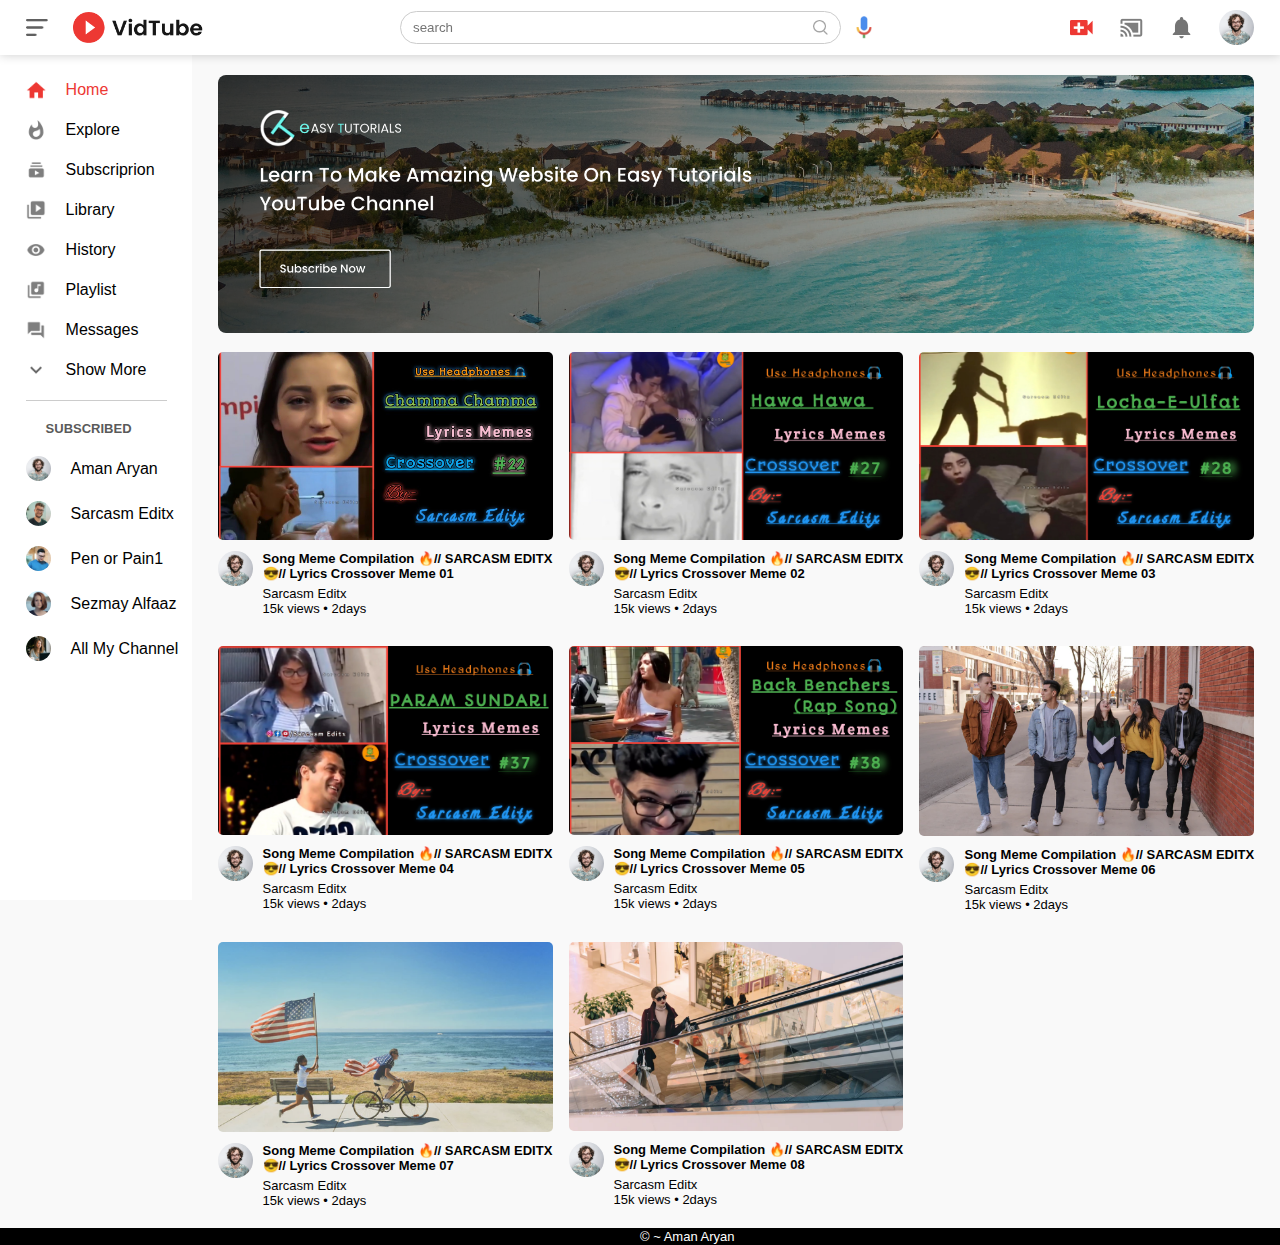
<file: index.html>
<!DOCTYPE html>
<html lang="en">
<head>
    <meta charset="UTF-8">
    <meta http-equiv="X-UA-Compatible" content="IE=edge">
    <meta name="viewport" content="width=device-width, initial-scale=1.0">
    <title>Document</title>
    <link rel="stylesheet" href="./style.css">
</head>
<body>


<header class="whole">
<!-- defining left part of the header -->
    <div class="left whole">  <!-- defining two class at a time left & whole -->
        <img class="menu-icon" src="./photo/menu.png" title="menu">
        <img class="vt" src="./photo/logo.png">
    </div>
<!-- defining middle part of the header -->
    <div class="mid whole">
        <div class="search-box whole">
           <input type="search" placeholder="search">
           <img src="./photo/search.png" alt="search">
        </div>
        <img class="mic" src="./photo/voice-search.png" alt="voice search">
    </div>
<!-- defining right part of the header -->
    <div class="right whole">
        <img src="./photo/upload.png" alt="upload">
        <img src="./photo/cast.png" alt="cast">
        <img src="./photo/notification.png" alt="notification">
        <img class="pic" src="./photo/Jack.png"  alt="logo">
    </div>
</header>

<!--side bar (left)-->
<div class="sidebar">
    <div class="shortcut">
        <a href=""><img src="./photo/home.png"><p>Home</p></a>
        <a href=""><img src="./photo/explore.png"><p>Explore</p></a>
        <a href=""><img src="./photo/subscriprion.png"><p>Subscriprion</p></a>
        <a href=""><img src="./photo/library.png"><p>Library</p></a>
        <a href=""><img src="./photo/history.png"><p>History</p></a>
        <a href=""><img src="./photo/playlist.png"><p>Playlist</p></a>
        <a href=""><img src="./photo/messages.png"><p>Messages</p></a>
        <a href=""><img src="./photo/show-more.png"><p>Show More</p></a>
    <hr>
    </div>

    <div class="sub-list">
        <h3> SUBSCRIBED </h3>
            <a href=""> <img src="./photo/Jack.png"><p>Aman Aryan</p></a>
            <a href="https://www.youtube.com/channel/UCa2xrvjDt5txnsoj8xJ7_OA"> <img src="./photo/simon.png"><p>Sarcasm Editx</p></a>
            <a href="https://www.youtube.com/channel/UCN5Zitz1NnyNPqx_Lj-nrvw"> <img src="./photo/tom.png"><p>Pen or Pain1</p></a>
            <a href=""> <img src="./photo/megan.png"><p>Sezmay Alfaaz</p></a>
            <a href=""> <img src="./photo/cameron.png"><p>All My Channel</p></a>
    </div>
</div>


<!--------Main Body----->

<div class="container">
    <div class="banner">
       <a href="https://www.youtube.com/channel/UCa2xrvjDt5txnsoj8xJ7_OA"> <img src="./photo/banner.png" alt="banner"></a>
    </div>

    <div class="list-container">

        <!-------- thumbnail adding start ------->
        <div class="vid-list">
            <a href="video.html">   <img src="./photo/22.jpg" class ="thumbnail1"></a>
               <div class="whole">
                    <img src="./photo/Jack.png">
                      <div class="vid-info">
                          <a href="video.html">Song Meme Compilation 🔥// SARCASM EDITX 😎// Lyrics Crossover Meme 01</a>
                          <p> Sarcasm Editx</p>
                          <p>15k views &bull; 2days</p>
                      </div>
              </div>
        </div>


        <div class="vid-list">
            <a href="video 1.html"><img src="./photo/27.jpg" class ="thumbnail1"></a>
               <div class="whole">
                    <img src="./photo/Jack.png">
                      <div class="vid-info">
                          <a href="">Song Meme Compilation 🔥// SARCASM EDITX 😎// Lyrics Crossover Meme 02</a>
                          <p> Sarcasm Editx</p>
                          <p>15k views &bull; 2days</p>
                      </div>
              </div>
        </div>


        <div class="vid-list">
            <a href="video 2.html"><img src="./photo/28.jpg" class ="thumbnail1"></a>
               <div class="whole">
                    <img src="./photo/Jack.png">
                      <div class="vid-info">
                          <a href="">Song Meme Compilation 🔥// SARCASM EDITX 😎// Lyrics Crossover Meme 03</a>
                          <p> Sarcasm Editx</p>
                          <p>15k views &bull; 2days</p>
                      </div>
              </div>
        </div>


        <div class="vid-list">
            <a href="video 3.html"><img src="./photo/37.jpg" class ="thumbnail1"></a>
               <div class="whole">
                    <img src="./photo/Jack.png">
                      <div class="vid-info">
                          <a href="">Song Meme Compilation 🔥// SARCASM EDITX 😎// Lyrics Crossover Meme 04</a>
                          <p> Sarcasm Editx</p>
                          <p>15k views &bull; 2days</p>
                      </div>
              </div>
        </div>


        <div class="vid-list">
            <a href="video 4.html"><img src="./photo/38.jpg" class ="thumbnail1"></a>
               <div class="whole">
                    <img src="./photo/Jack.png">
                      <div class="vid-info">
                          <a href="">Song Meme Compilation 🔥// SARCASM EDITX 😎// Lyrics Crossover Meme 05</a>
                          <p> Sarcasm Editx</p>
                          <p>15k views &bull; 2days</p>
                      </div>
              </div>
        </div>



        <div class="vid-list">
            <a href="video 5.html"><img src="./photo/thumbnail5.png" class ="thumbnail1"></a>
               <div class="whole">
                    <img src="./photo/Jack.png">
                      <div class="vid-info">
                          <a href="">Song Meme Compilation 🔥// SARCASM EDITX 😎// Lyrics Crossover Meme 06</a>
                          <p> Sarcasm Editx</p>
                          <p>15k views &bull; 2days</p>
                      </div>
              </div>
        </div>



        <div class="vid-list">
            <a href="video 6.html"><img src="./photo/thumbnail2.png" class ="thumbnail1"></a>
               <div class="whole">
                    <img src="./photo/Jack.png">
                      <div class="vid-info">
                          <a href="">Song Meme Compilation 🔥// SARCASM EDITX 😎// Lyrics Crossover Meme 07</a>
                          <p> Sarcasm Editx</p>
                          <p>15k views &bull; 2days</p>
                      </div>
              </div>
        </div>


        <div class="vid-list">
            <a href="video 7.html"><img src="./photo/thumbnail3.png" class ="thumbnail1"></a>
               <div class="whole">
                    <img src="./photo/Jack.png">
                      <div class="vid-info">
                          <a href="">Song Meme Compilation 🔥// SARCASM EDITX 😎// Lyrics Crossover Meme 08</a>
                          <p> Sarcasm Editx</p>
                          <p>15k views &bull;  2days</p>
                      </div>
              </div>
        </div>
</div>  
</div>

<footer class="foot">
    <p>  &#169; ~ Aman Aryan </p>    
</footer>


<script src="script.js"></script>




</body>
</html>
</file>
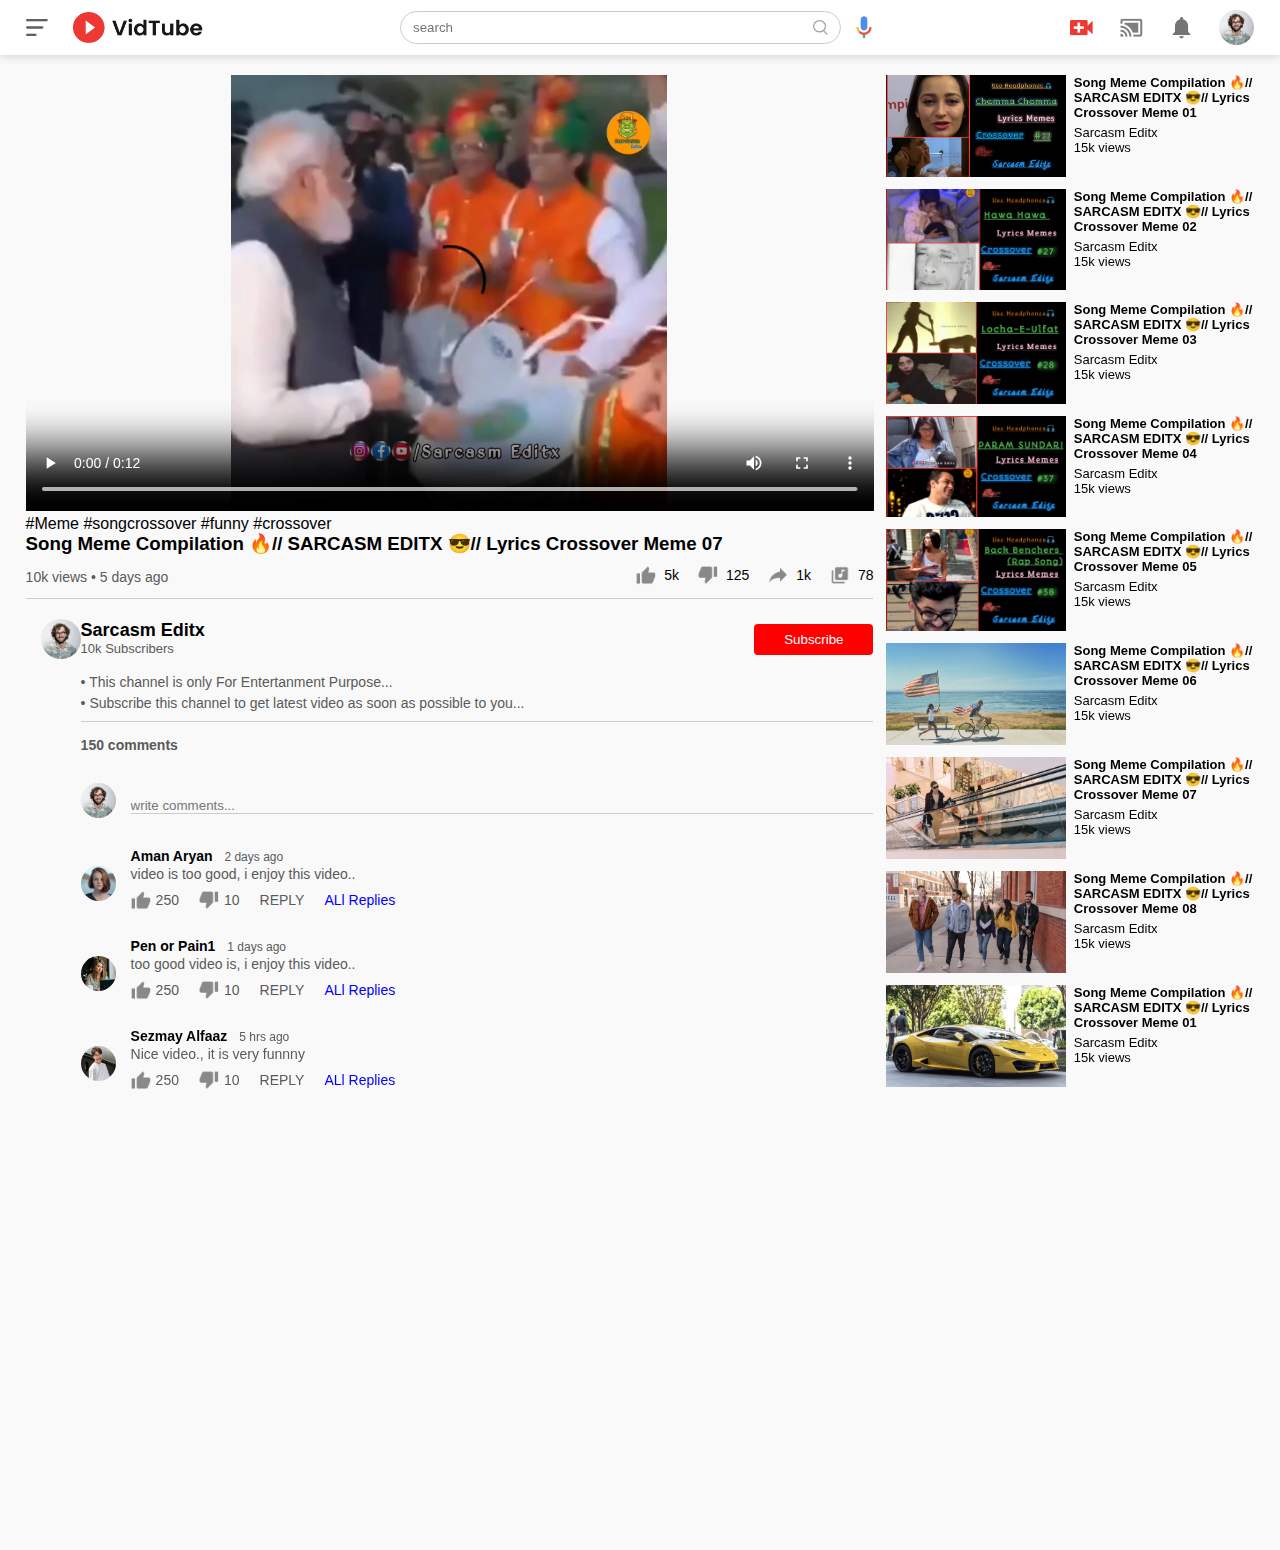
<file: video 6.html>
<!DOCTYPE html>
<html lang="en">
<head>
    <meta charset="UTF-8">
    <meta http-equiv="X-UA-Compatible" content="IE=edge">
    <meta name="viewport" content="width=device-width, initial-scale=1.0">
    <title> Video - For VidTube </title>
    <link rel="stylesheet" href="style.css">
</head>
<body>
    
    <header class="whole">
        <!-- defining left part of the header -->
            <div class="left whole">  <!-- defining two class at a time left & whole -->
                <img class="menu-icon" src="./photo/menu.png" title="menu">
                <img class="vt" src="./photo/logo.png">
            </div>
        <!-- defining middle part of the header -->
            <div class="mid whole">
                <div class="search-box whole">
                   <input type="search" placeholder="search">
                   <img src="./photo/search.png" alt="search">
                </div>
                <img class="mic" src="./photo/voice-search.png" alt="voice search">
            </div>
        <!-- defining right part of the header -->
            <div class="right whole">
                <img src="./photo/upload.png" alt="upload">
                <img src="./photo/cast.png" alt="cast">
                <img src="./photo/notification.png" alt="notification">
                <img class="pic" src="./photo/Jack.png"  alt="logo">
            </div>
        </header>


<div class="container play-container">
    <div class="row">
        <div class="play-video">
            <video controls autoplay>
               <source src="./photo/InShot_20220327_123020379.mp4" type="video/mp4">
            </video>

<div class="tags">
    <a href="">#Meme</a>  <a href="">#songcrossover</a>  <a href="">#funny</a>  <a href="">#crossover</a>
</div>
<h3> Song Meme Compilation 🔥// SARCASM EDITX 😎// Lyrics Crossover Meme 07 </h3>
<div class="play-video-info">
    <p>10k views &bull; 5 days ago</p>
    <div> 
        <a href=""><img src="./photo/like.png" alt="like">5k</a>
        <a href=""><img src="./photo/dislike.png" alt="dislike">125</a>
        <a href=""><img src="./photo/share.png" alt="share">1k</a>
        <a href=""><img src="./photo/save.png" alt="save">78</a>
    </div>
</div>

<hr> <!------for horizontal line below views and like,share & save...---->
    
    <div class="plublisher">
        <img src="./photo/Jack.png">
        <div>
            <p> Sarcasm Editx </p>
            <span> 10k Subscribers </span>
        </div>
            <button type="button">Subscribe</button>
    </div>

<div class="vid-description">
    <p> &bull; This channel is only For Entertanment Purpose...</p>
    <p> &bull; Subscribe this channel to get latest video as soon as possible to you...</p>
    <hr> <!------for horizontal line below views and like,share & save...---->
    
    <h4>150 comments</h4>

    <div class="add-comment">
        <img src="./photo/Jack.png">
        <input type="text" placeholder="write comments...">
    </div>

    <div class="old-comment">
        <img src="./photo/megan.png">
        <div>
            <h3>Aman Aryan <span>2 days ago</span></h3>
            <p>video is too good, i enjoy this video..</p>

            <div class="comnment-action">
                <img src="./photo/like.png">
                <span>250</span>
                <img src="./photo/dislike.png">
                <span>10</span>
                <span>REPLY</span>
                <a href="">ALl Replies</a>
            </div>
        </div>
    </div>


    <div class="old-comment">
        <img src="./photo/cameron.png">
        <div>
            <h3>Pen or Pain1 <span>1 days ago</span></h3>
            <p>too good video is, i enjoy this video..</p>

            <div class="comnment-action">
                <img src="./photo/like.png">
                <span>250</span>
                <img src="./photo/dislike.png">
                <span>10</span>
                <span>REPLY</span>
                <a href="">ALl Replies</a>
            </div>
        </div>
    </div>

    <div class="old-comment">
        <img src="./photo/gerard.png">
        <div>
            <h3>Sezmay Alfaaz <span>5 hrs ago</span></h3>
            <p>Nice video., it is very funnny </p>

            <div class="comnment-action">
                <img src="./photo/like.png">
                <span>250</span>
                <img src="./photo/dislike.png">
                <span>10</span>
                <span>REPLY</span>
                <a href="">ALl Replies</a>
            </div>
        </div>
    </div>



</div>

    </div>


  <div class="right-sidebar">
                
                    <div class="side-video-list">
                      <a href="video.html" class="small-thumbnail"><img src="./photo/22.jpg" alt=""></a>  
                        <div class="vid-info">
                            <a href="">Song Meme Compilation 🔥// SARCASM EDITX 😎// Lyrics Crossover Meme 01</a>
                            <p>Sarcasm Editx</p>
                            <p>15k views</p>
                        </div>
                    </div>

                    <div class="side-video-list">
                        <a href="video 1.html" class="small-thumbnail"><img src="./photo/27.jpg" alt=""></a>  
                          <div class="vid-info">
                              <a href="">Song Meme Compilation 🔥// SARCASM EDITX 😎// Lyrics Crossover Meme 02</a>
                              <p>Sarcasm Editx</p>
                              <p>15k views</p>
                          </div>
                      </div>

                      <div class="side-video-list">
                        <a href="video 2.html" class="small-thumbnail"><img src="./photo/28.jpg" alt=""></a>  
                          <div class="vid-info">
                              <a href="">Song Meme Compilation 🔥// SARCASM EDITX 😎// Lyrics Crossover Meme 03</a>
                              <p>Sarcasm Editx</p>
                              <p>15k views</p>
                          </div>
                      </div>

                      <div class="side-video-list">
                        <a href="video 3.html" class="small-thumbnail"><img src="./photo/37.jpg" alt=""></a>  
                          <div class="vid-info">
                              <a href="">Song Meme Compilation 🔥// SARCASM EDITX 😎// Lyrics Crossover Meme 04</a>
                              <p>Sarcasm Editx</p>
                              <p>15k views</p>
                          </div>
                      </div>

                      <div class="side-video-list">
                        <a href="video 4.html" class="small-thumbnail"><img src="./photo/38.jpg" alt=""></a>  
                          <div class="vid-info">
                              <a href="">Song Meme Compilation 🔥// SARCASM EDITX 😎// Lyrics Crossover Meme 05</a>
                              <p>Sarcasm Editx</p>
                              <p>15k views</p>
                          </div>
                      </div>

                      <div class="side-video-list">
                        <a href="video 5.html" class="small-thumbnail"><img src="./photo/thumbnail2.png" alt=""></a>  
                          <div class="vid-info">
                              <a href="">Song Meme Compilation 🔥// SARCASM EDITX 😎// Lyrics Crossover Meme 06</a>
                              <p>Sarcasm Editx</p>
                              <p>15k views</p>
                          </div>
                      </div>

                      <div class="side-video-list">
                        <a href="" class="small-thumbnail"><img src="./photo/thumbnail3.png" alt=""></a>  
                          <div class="vid-info">
                              <a href="">Song Meme Compilation 🔥// SARCASM EDITX 😎// Lyrics Crossover Meme 07</a>
                              <p>Sarcasm Editx</p>
                              <p>15k views</p>
                          </div>
                      </div>


                      <div class="side-video-list">
                        <a href="video 7.html" class="small-thumbnail"><img src="./photo/thumbnail5.png" alt=""></a>  
                          <div class="vid-info">
                              <a href="">Song Meme Compilation 🔥// SARCASM EDITX 😎// Lyrics Crossover Meme 08</a>
                              <p>Sarcasm Editx</p>
                              <p>15k views</p>
                          </div>
                      </div>


                      <div class="side-video-list">
                        <a href="video.html" class="small-thumbnail"><img src="./photo/thumbnail8.png" alt=""></a>  
                          <div class="vid-info">
                              <a href="">Song Meme Compilation 🔥// SARCASM EDITX 😎// Lyrics Crossover Meme 01</a>
                              <p>Sarcasm Editx</p>
                              <p>15k views</p>
                          </div>
                      </div>


               </div>
        </div>
    </div>

</body>
</html>
</file>
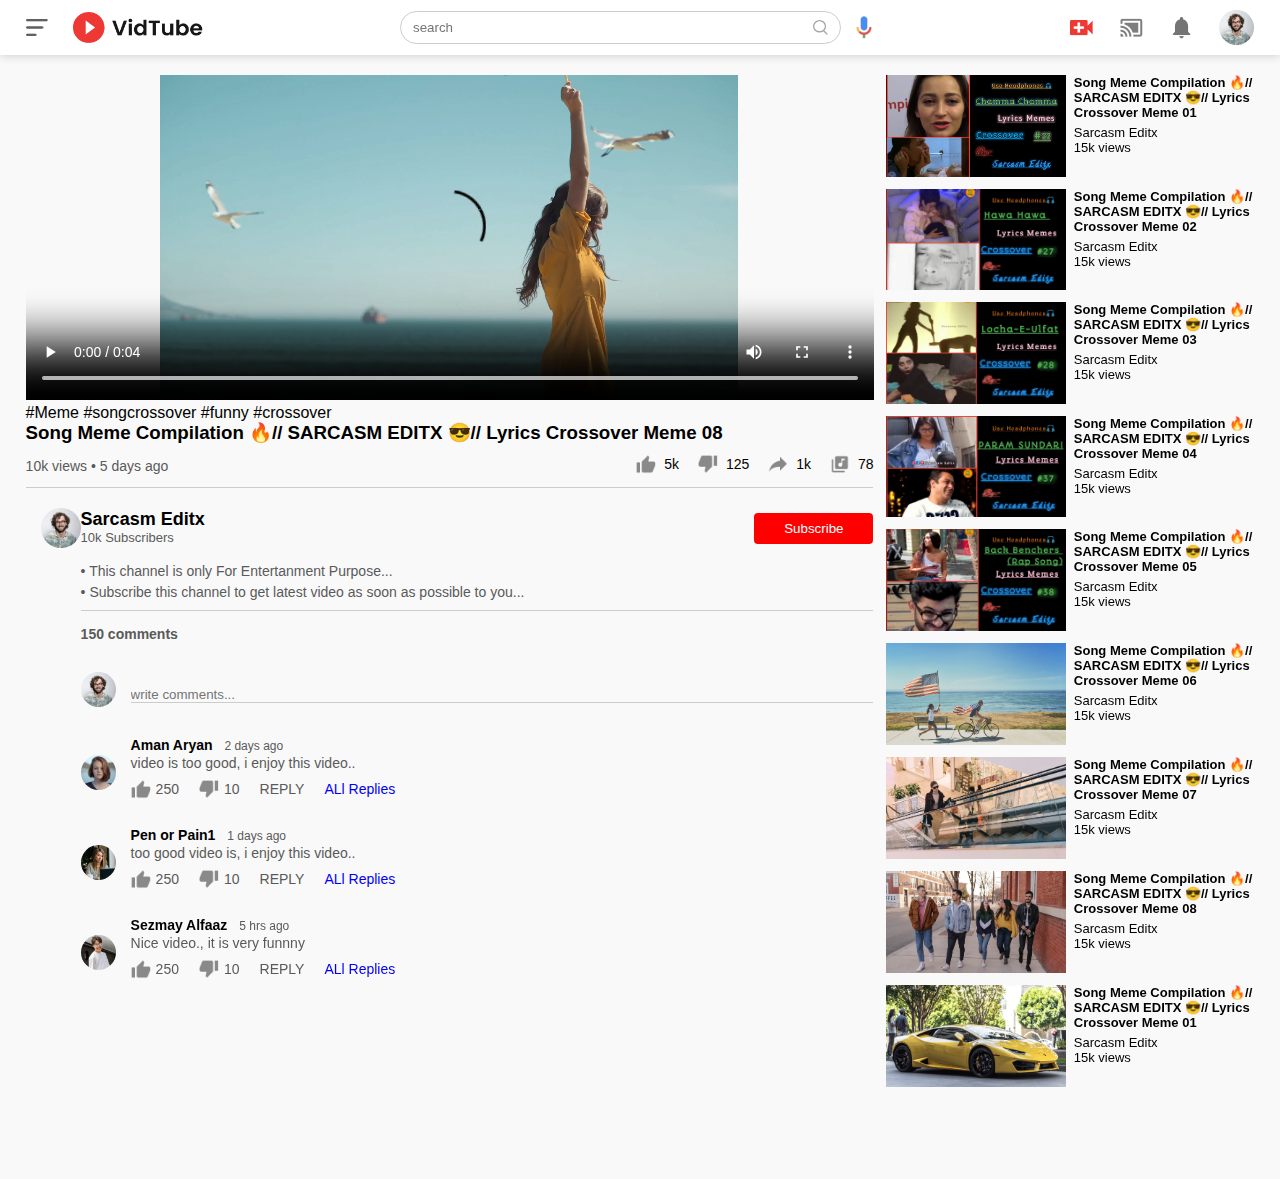
<file: video 7.html>
<!DOCTYPE html>
<html lang="en">
<head>
    <meta charset="UTF-8">
    <meta http-equiv="X-UA-Compatible" content="IE=edge">
    <meta name="viewport" content="width=device-width, initial-scale=1.0">
    <title> Video - For VidTube </title>
    <link rel="stylesheet" href="style.css">
</head>
<body>
    
    <header class="whole">
        <!-- defining left part of the header -->
            <div class="left whole">  <!-- defining two class at a time left & whole -->
                <img class="menu-icon" src="./photo/menu.png" title="menu">
                <img class="vt" src="./photo/logo.png">
            </div>
        <!-- defining middle part of the header -->
            <div class="mid whole">
                <div class="search-box whole">
                   <input type="search" placeholder="search">
                   <img src="./photo/search.png" alt="search">
                </div>
                <img class="mic" src="./photo/voice-search.png" alt="voice search">
            </div>
        <!-- defining right part of the header -->
            <div class="right whole">
                <img src="./photo/upload.png" alt="upload">
                <img src="./photo/cast.png" alt="cast">
                <img src="./photo/notification.png" alt="notification">
                <img class="pic" src="./photo/Jack.png"  alt="logo">
            </div>
        </header>


<div class="container play-container">
    <div class="row">
        <div class="play-video">
            <video controls autoplay>
               <source src="./photo/video.mp4" type="video/mp4">
            </video>

<div class="tags">
    <a href="">#Meme</a>  <a href="">#songcrossover</a>  <a href="">#funny</a>  <a href="">#crossover</a>
</div>
<h3> Song Meme Compilation 🔥// SARCASM EDITX 😎// Lyrics Crossover Meme 08 </h3>
<div class="play-video-info">
    <p>10k views &bull; 5 days ago</p>
    <div> 
        <a href=""><img src="./photo/like.png" alt="like">5k</a>
        <a href=""><img src="./photo/dislike.png" alt="dislike">125</a>
        <a href=""><img src="./photo/share.png" alt="share">1k</a>
        <a href=""><img src="./photo/save.png" alt="save">78</a>
    </div>
</div>

<hr> <!------for horizontal line below views and like,share & save...---->
    
    <div class="plublisher">
        <img src="./photo/Jack.png">
        <div>
            <p> Sarcasm Editx </p>
            <span> 10k Subscribers </span>
        </div>
            <button type="button">Subscribe</button>
    </div>

<div class="vid-description">
    <p> &bull; This channel is only For Entertanment Purpose...</p>
    <p> &bull; Subscribe this channel to get latest video as soon as possible to you...</p>
    <hr> <!------for horizontal line below views and like,share & save...---->
    
    <h4>150 comments</h4>

    <div class="add-comment">
        <img src="./photo/Jack.png">
        <input type="text" placeholder="write comments...">
    </div>

    <div class="old-comment">
        <img src="./photo/megan.png">
        <div>
            <h3>Aman Aryan <span>2 days ago</span></h3>
            <p>video is too good, i enjoy this video..</p>

            <div class="comnment-action">
                <img src="./photo/like.png">
                <span>250</span>
                <img src="./photo/dislike.png">
                <span>10</span>
                <span>REPLY</span>
                <a href="">ALl Replies</a>
            </div>
        </div>
    </div>


    <div class="old-comment">
        <img src="./photo/cameron.png">
        <div>
            <h3>Pen or Pain1 <span>1 days ago</span></h3>
            <p>too good video is, i enjoy this video..</p>

            <div class="comnment-action">
                <img src="./photo/like.png">
                <span>250</span>
                <img src="./photo/dislike.png">
                <span>10</span>
                <span>REPLY</span>
                <a href="">ALl Replies</a>
            </div>
        </div>
    </div>

    <div class="old-comment">
        <img src="./photo/gerard.png">
        <div>
            <h3>Sezmay Alfaaz <span>5 hrs ago</span></h3>
            <p>Nice video., it is very funnny </p>

            <div class="comnment-action">
                <img src="./photo/like.png">
                <span>250</span>
                <img src="./photo/dislike.png">
                <span>10</span>
                <span>REPLY</span>
                <a href="">ALl Replies</a>
            </div>
        </div>
    </div>



</div>

    </div>


  <div class="right-sidebar">
                
                    <div class="side-video-list">
                      <a href="video.html" class="small-thumbnail"><img src="./photo/22.jpg" alt=""></a>  
                        <div class="vid-info">
                            <a href="">Song Meme Compilation 🔥// SARCASM EDITX 😎// Lyrics Crossover Meme 01</a>
                            <p>Sarcasm Editx</p>
                            <p>15k views</p>
                        </div>
                    </div>

                    <div class="side-video-list">
                        <a href="video 1.html" class="small-thumbnail"><img src="./photo/27.jpg" alt=""></a>  
                          <div class="vid-info">
                              <a href="">Song Meme Compilation 🔥// SARCASM EDITX 😎// Lyrics Crossover Meme 02</a>
                              <p>Sarcasm Editx</p>
                              <p>15k views</p>
                          </div>
                      </div>

                      <div class="side-video-list">
                        <a href="video 2.html" class="small-thumbnail"><img src="./photo/28.jpg" alt=""></a>  
                          <div class="vid-info">
                              <a href="">Song Meme Compilation 🔥// SARCASM EDITX 😎// Lyrics Crossover Meme 03</a>
                              <p>Sarcasm Editx</p>
                              <p>15k views</p>
                          </div>
                      </div>

                      <div class="side-video-list">
                        <a href="video 3.html" class="small-thumbnail"><img src="./photo/37.jpg" alt=""></a>  
                          <div class="vid-info">
                              <a href="">Song Meme Compilation 🔥// SARCASM EDITX 😎// Lyrics Crossover Meme 04</a>
                              <p>Sarcasm Editx</p>
                              <p>15k views</p>
                          </div>
                      </div>

                      <div class="side-video-list">
                        <a href="video 4.html" class="small-thumbnail"><img src="./photo/38.jpg" alt=""></a>  
                          <div class="vid-info">
                              <a href="">Song Meme Compilation 🔥// SARCASM EDITX 😎// Lyrics Crossover Meme 05</a>
                              <p>Sarcasm Editx</p>
                              <p>15k views</p>
                          </div>
                      </div>

                      <div class="side-video-list">
                        <a href="video 5.html" class="small-thumbnail"><img src="./photo/thumbnail2.png" alt=""></a>  
                          <div class="vid-info">
                              <a href="">Song Meme Compilation 🔥// SARCASM EDITX 😎// Lyrics Crossover Meme 06</a>
                              <p>Sarcasm Editx</p>
                              <p>15k views</p>
                          </div>
                      </div>

                      <div class="side-video-list">
                        <a href="video 6.html" class="small-thumbnail"><img src="./photo/thumbnail3.png" alt=""></a>  
                          <div class="vid-info">
                              <a href="">Song Meme Compilation 🔥// SARCASM EDITX 😎// Lyrics Crossover Meme 07</a>
                              <p>Sarcasm Editx</p>
                              <p>15k views</p>
                          </div>
                      </div>


                      <div class="side-video-list">
                        <a href="" class="small-thumbnail"><img src="./photo/thumbnail5.png" alt=""></a>  
                          <div class="vid-info">
                              <a href="">Song Meme Compilation 🔥// SARCASM EDITX 😎// Lyrics Crossover Meme 08</a>
                              <p>Sarcasm Editx</p>
                              <p>15k views</p>
                          </div>
                      </div>


                      <div class="side-video-list">
                        <a href="video.html" class="small-thumbnail"><img src="./photo/thumbnail8.png" alt=""></a>  
                          <div class="vid-info">
                              <a href="">Song Meme Compilation 🔥// SARCASM EDITX 😎// Lyrics Crossover Meme 01</a>
                              <p>Sarcasm Editx</p>
                              <p>15k views</p>
                          </div>
                      </div>


               </div>
        </div>
    </div>

</body>
</html>
</file>
<file: style.css>
*{
    margin: 0;
    padding: 0;
    font-family: 'poppins',sans-serif;
    box-sizing: border-box;
}
/* for when we take cursor to image it change to pointer */
img{
    cursor: pointer;
}
.whole{
    display: flex;
    align-items: center;
}
header{
    padding: 10px 2%;
    justify-content: space-between;
    box-shadow: 0 0 10px rgba(0,0, 0, 0.2);
    background: #fff;
    position: sticky;
    top: 0;
    z-index: 10;
}
/* for head right side image */
.right img{
    width: 25px;
    margin-right: 25px;
}
/* for circle logo right side  */
.right .pic{
    width: 35px;
    border-radius: 50%;
    margin-right: 0;
}
.left .menu-icon{
    width: 22px;
    margin-right: 25px;
}
.left .vt{
    width: 130px;
}
.mid .mic{
    width: 16px;
}
.mid .search-box{
    border: 1px solid #ccc;
    margin-right: 15px;
    padding: 8px 12px;
    border-radius: 25px;
}
/* here input will help to increase space b/w text-box & search-icon */
.mid .search-box input{
    width: 400px;
    border: 0;
    outline: 0;
    background: transparent;
}
.mid .search-box img{
    width: 15px;
}



/*-------Sidebar (left)----------*/

a{
    text-decoration: none;
    color:black;
}
.sidebar{
    background: #fff;
    width: 15%;
    height: 100vh;
    position: fixed;
    top: 0;
    padding-left: 2%;
    padding-top: 80px;
}
.shortcut a img{
    width: 20px;
    margin-right: 20px;
}
.shortcut a{
    display: flex;
    align-items: center;
    margin-bottom: 20px;
    width: fit-content;
    flex-wrap: wrap;
}
.shortcut a:first-child{
    color: #ed3833;
}
/* for <hr>tag (line no 47) */
.sidebar hr{
    border: 0;
    height: 1px;
    background: #ccc;
    width: 85%;
}
.sub-list h3{
    font-size: 13px;
    margin: 20px;
    color: #5a5a5a;
}
.sub-list a{
    display: flex;
    align-items: center;
    margin-bottom: 20px;
    width: fit-content;
    flex-wrap: wrap;
}
.sub-list a img{
    width: 25px;
    border-radius: 50px;
    margin-right: 20px;
}


/* from script.js */
.small-sidebar{
    width: 5%;
}
.small-sidebar a p{
    display: none;
}
.small-sidebar h3{
    display: none;
}
.small-sidebar hr{
    width: 50%;
    margin-bottom: 25px;
}


/*------- Main body------ */
.container{
    background: #f9f9f9;
    padding-left: 17%;
    padding-right: 2%;
    padding-top: 20px;
    padding-bottom: 20px;
}

.large-container{    /*script for main sift left when menu button click*/
    padding-left: 7%;
}


.banner{
    width: 100%;
}
.banner img{
    width: 100%;
    border-radius: 8px;
}

.list-container{
    display: grid;
    grid-template-columns: repeat(auto-fit,minmax(250px,1fr));
    grid-column-gap: 16px;
    grid-row-gap: 30px;
    margin-top: 15px;
}
.vid-list .thumbnail1{  /* selecting class of img tag name thumbnail1 of div container of name vid-list */
    width: 100%;
    border-radius: 5px;
}
.vid-list .whole{
    align-items: flex-start;
    margin-top: 7px;
}
.vid-list .whole img{
    width:  35px;
    margin-right: 10px;
    border-radius: 50%;
}
.vid-info{
    color: #000;
    font-size: 13px;
}
.vid-info a{
    color: #000;
    font-weight: 600;
    display: block;
    margin-bottom: 5px;
}


/* using media query to make site respnsive */
@media (max-width:900px){
    .menu-icon{
        display: none;
    }
    .sidebar{
        display: none;
    }
    .container, .large-container{
        padding-left: 5%;
        padding-right: 5%;
    }
    .right img{
        display: none;
    }
    .right .pic{
        display: block;
        width: 30px;
    }
    .mid .search-box input{
        width: 100px;
    }
   
}


/* for video.html page */

.play-container{
    padding-left: 2%;
}
.row{
    display: flex;
    justify-content: space-between;
    flex-wrap: wrap;
}
.play-video{
    flex-basis: 69%;
}
.right-sidebar{
    flex-basis: 30%;
}
.play-video video{
    width: 100%;
    height: 30%;
}
.side-video-list{
    display: flex;
    justify-content: space-between;
    margin-bottom: 8px;
}
.side-video-list img{
    width: 100%;
}
.side-video-list .small-thumbnail{
    flex-basis: 49%;
}
.side-video-list .vid-info{
    flex-basis: 49%;
}
.play-video .play-video-info{
    display: flex;
    align-items: center;
    justify-content: space-between;
    flex-wrap: wrap;
    margin-top: 10px;
    font-size: 14px;
    color: #5a5a5a;
}
.play-video .play-video-info a img{
    width: 20px;
    margin-right: 8px;
} 
.play-video .play-video-info a{
    display: inline-flex;
    align-items: center;
    margin-left: 15px;
}
.play-video hr{
    border: 0;
    height: 1px;
    background-color: #ccc;
    margin: 10px 0;
}
.plublisher{
    display: flex;
    align-items: center;
    margin-top: 20px;
}
.plublisher div{
    flex: 1;
    line-height: 18px;
}
.plublisher img{
    width: 40px;
    border: 50%;
    border-radius: 50%;
    margin-left: 15px;
}
.plublisher div p{
    color: #000;
    font-weight: 600;
    font-size: 18px;
}
.plublisher div span{
    font-size: 13px;
    color: #5a5a5a;
}
.plublisher button{
    background-color: red;
    color: #fff;
    padding: 8px 30px;
    border: 0;
    outline: 0;
    border-radius: 4px;
    cursor: pointer;
}
.vid-description{
    padding-left: 55px;
    margin:15px 0;
}
.vid-description p{
    font-size: 14px;
    margin-bottom: 5px;
    color: #5a5a5a;
}
.vid-description h4{
    font-size: 14px;
    color: #5a5a5a;
    margin-top: 15px;
}
.add-comment{
    display: flex;
    align-items: center;
    margin: 30px 0;
}
.add-comment img{
    width: 35px;
    border-radius: 50%;
    margin-right: 15px;
}
.add-comment input{
    border: 0;
    outline: 0;
    border-bottom: 1px solid #ccc;
    width: 100%;
    padding-top: 10px;
    background: transparent;
}
.old-comment{
    display: flex;
    align-items: center;
    margin: 20px 0;
}
.old-comment img{
    width: 35px;
    border-radius: 50%;
    margin-right: 15px;
}
.old-comment h3{
    font-size: 14px;
    margin-bottom: 2px;
}
.old-comment h3 span{
    font-size: 12px;
    color: #5a5a5a;
    font-weight: 500;
    margin-left: 8px;
}
.old-comment .comnment-action{
    display: flex;
    align-items: center;
    margin: 8px 0;
    font-size: 14px;
}
.old-comment .comnment-action img{
    border-radius: 0;
    width: 20px;
    margin-right: 5px;
} 
.old-comment .comnment-action span{
    margin-right: 20px;
    color: #5a5a5a;
}
.old-comment .comnment-action a{
    color: #0000ff ;
}


@media(max-width:900px){
    .play-video{
        flex-basis: 100%;
    }
    .right-sidebar{
        flex-basis: 100%;
    }
    .play-container{
        padding-left: 5%;
    }
    .vid-description{
        padding-left: 0;
    }
    .play-video .play-video-info{
        margin-left: 0;
        margin-right: 15px;
        margin-top: 15px;
    }
}

/*------- for footer ------*/
.foot{
    background-color: #000;
    padding: 1px;
}
.foot p{
    margin-left: 50%;
    color: white;
    font-size: small;
}
</file>
